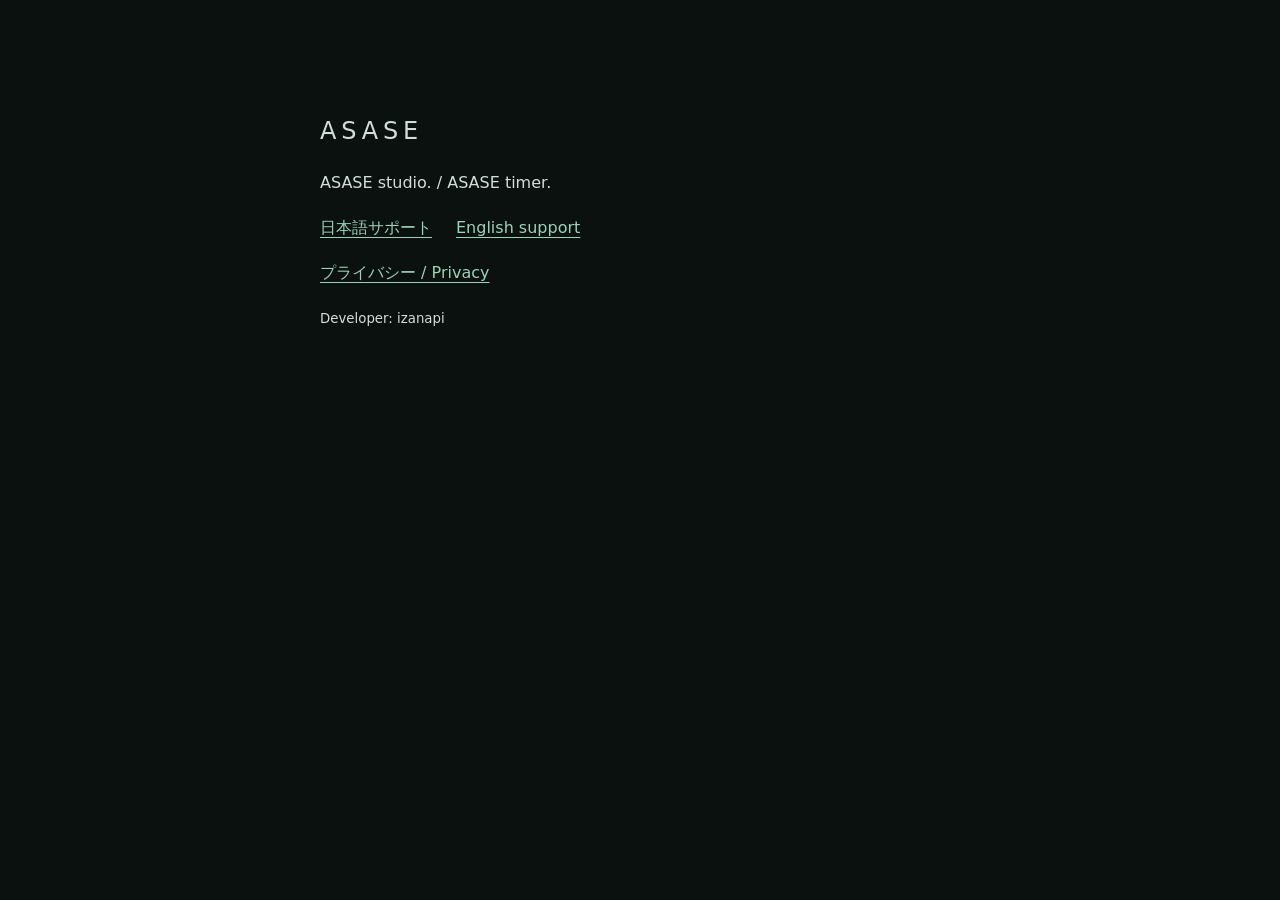
<file: index.html>
<!doctype html><html lang="en"><head><meta charset="utf-8"><meta name="viewport" content="width=device-width,initial-scale=1"><title>ASASE · izanapi</title><style>html{color-scheme:dark}body{background:#0b110f;color:#d3ddd7;font:16px/1.8 system-ui,sans-serif;max-width:640px;margin:70px auto;padding:24px}h1{font-size:24px;font-weight:500;letter-spacing:.2em}a{color:#9dd1b9;text-underline-offset:4px}nav{display:flex;gap:24px;flex-wrap:wrap}</style></head><body><h1>ASASE</h1><p>ASASE studio. / ASASE timer.</p><nav><a href="/ASASE-support/" lang="ja">日本語サポート</a><a href="/ASASE-support/en/">English support</a></nav><p><a href="/ASASE-support/privacy.html">プライバシー / Privacy</a></p><p><small>Developer: izanapi</small></p></body></html>
</file>
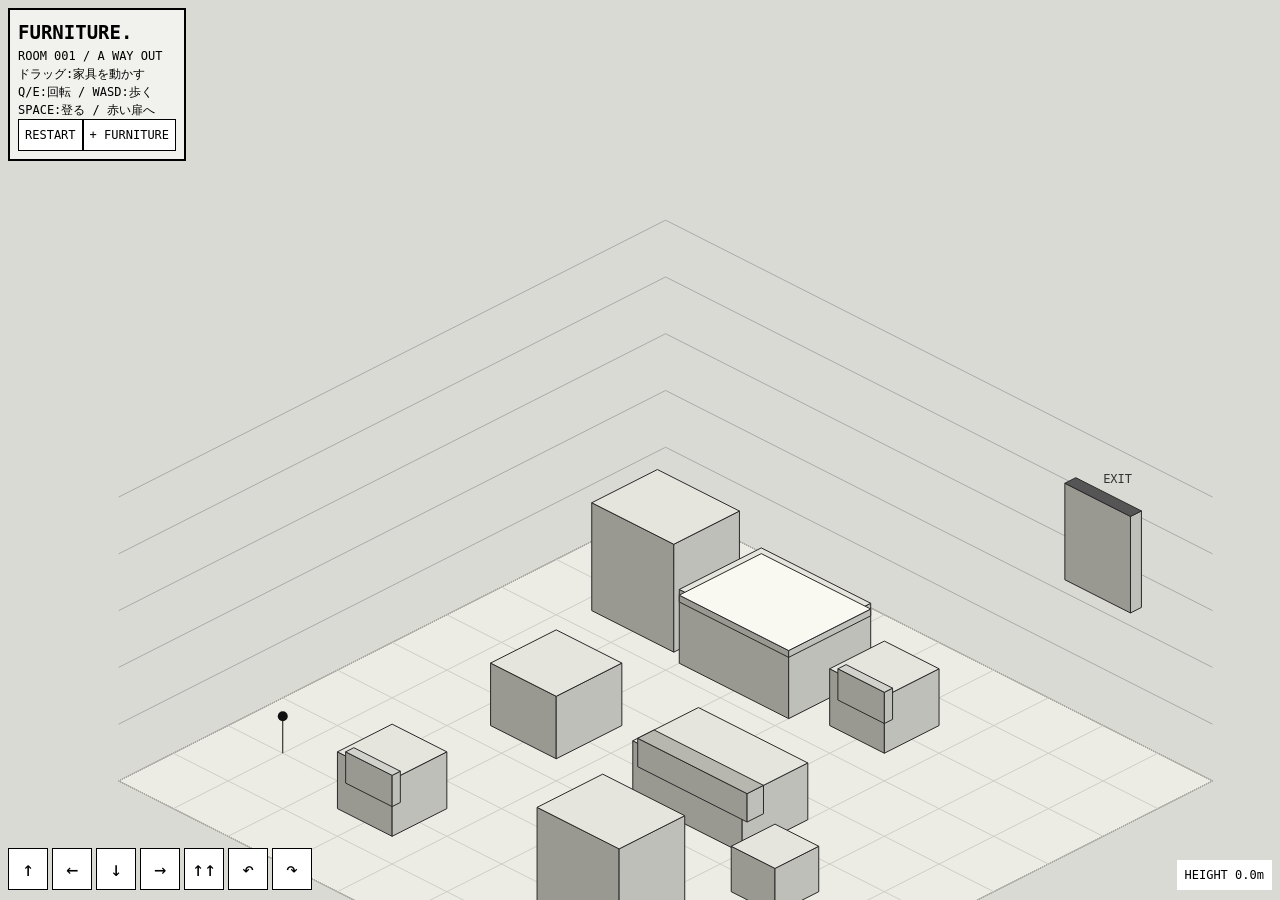
<file: furniture/index.html>
<!doctype html><html lang="ja"><meta charset="utf-8"><meta name="viewport" content="width=device-width,initial-scale=1,maximum-scale=1"><title>FURNITURE.</title><style>body{margin:0;background:#ddd;font:12px monospace}canvas{display:block;width:100vw;height:100dvh;touch-action:none}aside{position:absolute;top:8px;left:8px;background:#f4f4efeb;border:2px solid;padding:8px;line-height:1.5}button{background:#fff;border:1px solid;font:inherit;padding:6px}#pad{position:absolute;bottom:10px;left:8px;display:flex;gap:4px}#pad button{font-size:20px;min-width:40px;height:42px}#height{position:absolute;bottom:10px;right:8px;background:white;padding:8px}</style><canvas id="c"></canvas><aside><b style="font-size:19px">FURNITURE.</b><div>ROOM 001 / A WAY OUT</div><div>ドラッグ:家具を動かす<br>Q/E:回転 / WASD:歩く<br>SPACE:登る / 赤い扉へ</div><button onclick="location.reload()">RESTART</button><button onclick="add(1+Math.random()*8,1+Math.random()*8,items.length)">+ FURNITURE</button></aside><div id="pad"><button data-k="ArrowUp">↑</button><button data-k="ArrowLeft">←</button><button data-k="ArrowDown">↓</button><button data-k="ArrowRight">→</button><button data-k=" ">↑↑</button><button onclick="rot(-1)">↶</button><button onclick="rot(1)">↷</button></div><div id="height">HEIGHT <span id="h">0.0</span>m</div><script>
const c=document.querySelector('canvas'),g=c.getContext('2d'),K={};let W,H,S,ox,oy,items=[],picked=null,hero={x:1,y:8,z:0},done=false;function resize(){let d=devicePixelRatio||1;W=c.width=innerWidth*d;H=c.height=innerHeight*d;S=Math.min(W/18,H/13);ox=W*.52;oy=H*.56}onresize=resize;resize();const types=[['CHAIR',1,1,1],['TABLE',2,1.5,1.3],['CABINET',1.5,1.2,1.9],['BOX',1.2,1.2,1.1],['SOFA',2,1.2,1],['STOOL',.8,.8,.8]];function add(x,y,n){let t=types[n%6];items.push({x,y,z:0,w:t[1],d:t[2],h:t[3],name:t[0],a:0,v:0,u:0})}[[2,2,2],[4,2,1],[6,2,0],[3,5,3],[6,5,4],[8,6,5],[3,8,0],[7,8,2]].forEach(p=>add(...p));function P(x,y,z=0){return{x:ox+(x-y)*S*.79,y:oy+(x+y)*S*.4-z*S*.82}}function inv(x,y,z){let a=(x-ox)/(S*.79),b=(y-oy+z*S*.82)/(S*.4);return{x:(a+b)/2,y:(b-a)/2}}function poly(ps,fill){g.beginPath();g.moveTo(ps[0].x,ps[0].y);ps.slice(1).forEach(p=>g.lineTo(p.x,p.y));g.closePath();g.fillStyle=fill;g.fill();g.strokeStyle='#292929';g.lineWidth=devicePixelRatio;g.stroke()}function line(a,b,color='#aaa'){g.beginPath();g.moveTo(a.x,a.y);g.lineTo(b.x,b.y);g.strokeStyle=color;g.lineWidth=devicePixelRatio;g.stroke()}function box(x,y,z,w,d,h,color){let A=P(x-w/2,y-d/2,z),B=P(x+w/2,y-d/2,z),C=P(x+w/2,y+d/2,z),D=P(x-w/2,y+d/2,z),E=P(x-w/2,y-d/2,z+h),F=P(x+w/2,y-d/2,z+h),G=P(x+w/2,y+d/2,z+h),I=P(x-w/2,y+d/2,z+h);poly([D,C,G,I],'#999992');poly([B,C,G,F],'#bfbfb9');poly([E,F,G,I],color)}function dim(o){return{w:Math.abs(Math.cos(o.a))*o.w+Math.abs(Math.sin(o.a))*o.d,d:Math.abs(Math.sin(o.a))*o.w+Math.abs(Math.cos(o.a))*o.d}}function overlap(a,b){let A=dim(a),B=dim(b);return Math.max(0,(A.w+B.w)/2-Math.abs(a.x-b.x))*Math.max(0,(A.d+B.d)/2-Math.abs(a.y-b.y))}function floor(o){let z=0,s=null;for(let q of items)if(q!==o&&overlap(o,q)>.13&&q.z+q.h<=o.z+.35&&q.z+q.h>z){z=q.z+q.h;s=q}return{z,s}}function under(x,y){let z=0;for(let o of items){let b=dim(o);if(Math.abs(x-o.x)<b.w/2+.08&&Math.abs(y-o.y)<b.d/2+.08)z=Math.max(z,o.z+o.h)}return z}function update(dt){for(let o of items){if(o===picked)continue;let f=floor(o);if(o.z>f.z+.01){o.v-=11*dt;o.z+=o.v*dt;if(o.z<f.z){o.z=f.z;o.v=0}}else{o.z=f.z;o.v=0}if(f.s){let a=overlap(o,f.s)/(o.w*o.d);if(a<.42){o.u+=dt;if(o.u>.4){o.x+=(o.x-f.s.x||.2)*dt*.9;o.y+=(o.y-f.s.y||.2)*dt*.9}}else o.u=Math.max(0,o.u-dt)}else o.u=0;o.x=Math.max(.5,Math.min(9.5,o.x));o.y=Math.max(.5,Math.min(9.5,o.y))}let dx=(K.d||K.ArrowRight?1:0)-(K.a||K.ArrowLeft?1:0),dy=(K.s||K.ArrowDown?1:0)-(K.w||K.ArrowUp?1:0),l=Math.hypot(dx,dy)||1,nx=Math.max(.2,Math.min(9.8,hero.x+dx/l*2.5*dt)),ny=Math.max(.2,Math.min(9.8,hero.y+dy/l*2.5*dt)),z=under(nx,ny);if(z<=hero.z+(K[' ']?1.5:.5)){hero.x=nx;hero.y=ny;hero.z=z}else hero.z=Math.min(hero.z,under(hero.x,hero.y));document.getElementById('h').textContent=hero.z.toFixed(1);if(hero.z>3.1&&hero.x>8&&hero.y<3&&!done){done=true;alert('YOU HAVE LEFT THE ROOM.')}}function draw(){g.fillStyle='#dadad4';g.fillRect(0,0,W,H);poly([P(0,0),P(10,0),P(10,10),P(0,10)],'#ecece5');for(let i=0;i<=10;i++){line(P(i,0),P(i,10),'#cecec8');line(P(0,i),P(10,i),'#cecec8')}for(let z=1;z<=5;z++){line(P(0,0,z),P(10,0,z));line(P(0,0,z),P(0,10,z))}box(9,1,3.3,1.2,.2,1.7,'#555');let ex=P(9,1,5.25);g.font=`${12*devicePixelRatio}px monospace`;g.fillStyle='#333';g.fillText('EXIT',ex.x,ex.y);let all=[...items,{hero:true,...hero}].sort((a,b)=>(a.x+a.y+a.z*.1)-(b.x+b.y+b.z*.1));for(let o of all){if(o.hero){let foot=P(o.x,o.y,o.z),head=P(o.x,o.y,o.z+.65);line(head,foot,'#111');g.beginPath();g.arc(head.x,head.y,5*devicePixelRatio,0,Math.PI*2);g.fillStyle='#111';g.fill();continue}let d=dim(o);box(o.x,o.y,o.z,d.w,d.d,o.h,o===picked?'#fff':'#e5e5de');if(o.name==='CHAIR')box(o.x,o.y+d.d*.35,o.z+o.h*.45,d.w*.85,.15,o.h*.55,'#d2d2cc');if(o.name==='TABLE')box(o.x,o.y,o.z+o.h*.83,d.w,d.d,.12,'#f9f9f2');if(o.name==='SOFA')box(o.x,o.y+d.d*.3,o.z+o.h*.5,d.w,.3,o.h*.5,'#b7b7b0')}}let prev=performance.now();function frame(t){let dt=Math.min(.03,(t-prev)/1000);prev=t;update(dt);draw();requestAnimationFrame(frame)}requestAnimationFrame(frame);function point(e){return{x:e.clientX*devicePixelRatio,y:e.clientY*devicePixelRatio}}c.onpointerdown=e=>{let p=point(e),best=1e9;picked=null;for(let o of items){let q=P(o.x,o.y,o.z+o.h*.5),dist=Math.hypot(p.x-q.x,p.y-q.y);if(dist<S*1.2&&dist<best){best=dist;picked=o}}if(picked)c.setPointerCapture(e.pointerId)};c.onpointermove=e=>{if(!picked)return;let p=point(e),v=inv(p.x,p.y,picked.z+picked.h*.5);picked.x=Math.max(.6,Math.min(9.4,v.x));picked.y=Math.max(.6,Math.min(9.4,v.y));picked.u=0};c.onpointerup=()=>picked=null;c.onpointercancel=()=>picked=null;function rot(v){let o=picked||items.reduce((a,b)=>Math.hypot(a.x-hero.x,a.y-hero.y)<Math.hypot(b.x-hero.x,b.y-hero.y)?a:b);if(o&&Math.hypot(o.x-hero.x,o.y-hero.y)<3)o.a+=v*Math.PI/2}onkeydown=e=>{K[e.key]=true;if(e.key==='q')rot(-1);if(e.key==='e')rot(1);if([' ','ArrowUp','ArrowDown','ArrowLeft','ArrowRight'].includes(e.key))e.preventDefault()};onkeyup=e=>K[e.key]=false;document.querySelectorAll('[data-k]').forEach(b=>{let k=b.dataset.k;b.onpointerdown=e=>{e.preventDefault();K[k]=true;b.setPointerCapture(e.pointerId)};b.onpointerup=()=>K[k]=false;b.onpointercancel=()=>K[k]=false});</script></html>
</file>
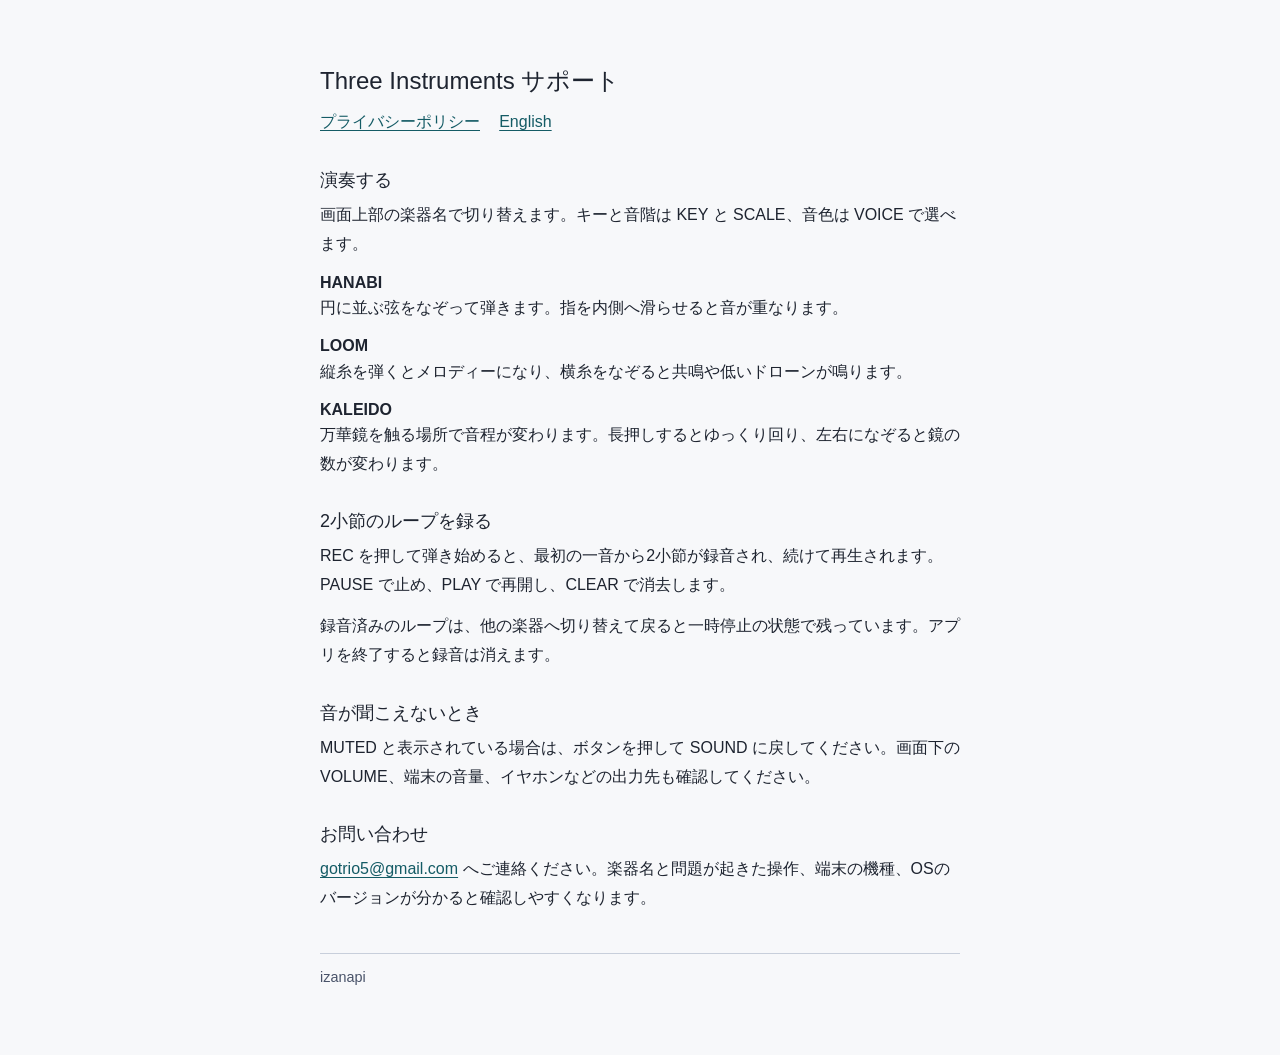
<file: tezawari-support/index.html>
<!doctype html>
<html lang="ja">
<head>
  <meta charset="utf-8">
  <meta name="viewport" content="width=device-width, initial-scale=1">
  <title>サポート – Three Instruments</title>
  <meta name="description" content="Three Instruments の演奏、2小節の録音、お問い合わせ。">
  <link rel="stylesheet" href="style.css">
</head>
<body>
  <main>
    <h1>Three Instruments サポート</h1>
    <nav aria-label="関連ページ">
      <a href="privacy.html">プライバシーポリシー</a>
      <a href="en/index.html" lang="en" hreflang="en">English</a>
    </nav>
    <section>
      <h2>演奏する</h2>
      <p>画面上部の楽器名で切り替えます。キーと音階は KEY と SCALE、音色は VOICE で選べます。</p>
      <dl>
        <dt>HANABI</dt>
        <dd>円に並ぶ弦をなぞって弾きます。指を内側へ滑らせると音が重なります。</dd>
        <dt>LOOM</dt>
        <dd>縦糸を弾くとメロディーになり、横糸をなぞると共鳴や低いドローンが鳴ります。</dd>
        <dt>KALEIDO</dt>
        <dd>万華鏡を触る場所で音程が変わります。長押しするとゆっくり回り、左右になぞると鏡の数が変わります。</dd>
      </dl>
    </section>
    <section>
      <h2>2小節のループを録る</h2>
      <p>REC を押して弾き始めると、最初の一音から2小節が録音され、続けて再生されます。PAUSE で止め、PLAY で再開し、CLEAR で消去します。</p>
      <p>録音済みのループは、他の楽器へ切り替えて戻ると一時停止の状態で残っています。アプリを終了すると録音は消えます。</p>
    </section>
    <section>
      <h2>音が聞こえないとき</h2>
      <p>MUTED と表示されている場合は、ボタンを押して SOUND に戻してください。画面下の VOLUME、端末の音量、イヤホンなどの出力先も確認してください。</p>
    </section>
    <section>
      <h2>お問い合わせ</h2>
      <p><a href="mailto:gotrio5@gmail.com?subject=Three%20Instruments">gotrio5@gmail.com</a> へご連絡ください。楽器名と問題が起きた操作、端末の機種、OSのバージョンが分かると確認しやすくなります。</p>
    </section>
  </main>
  <footer>izanapi</footer>
</body>
</html>
</file>
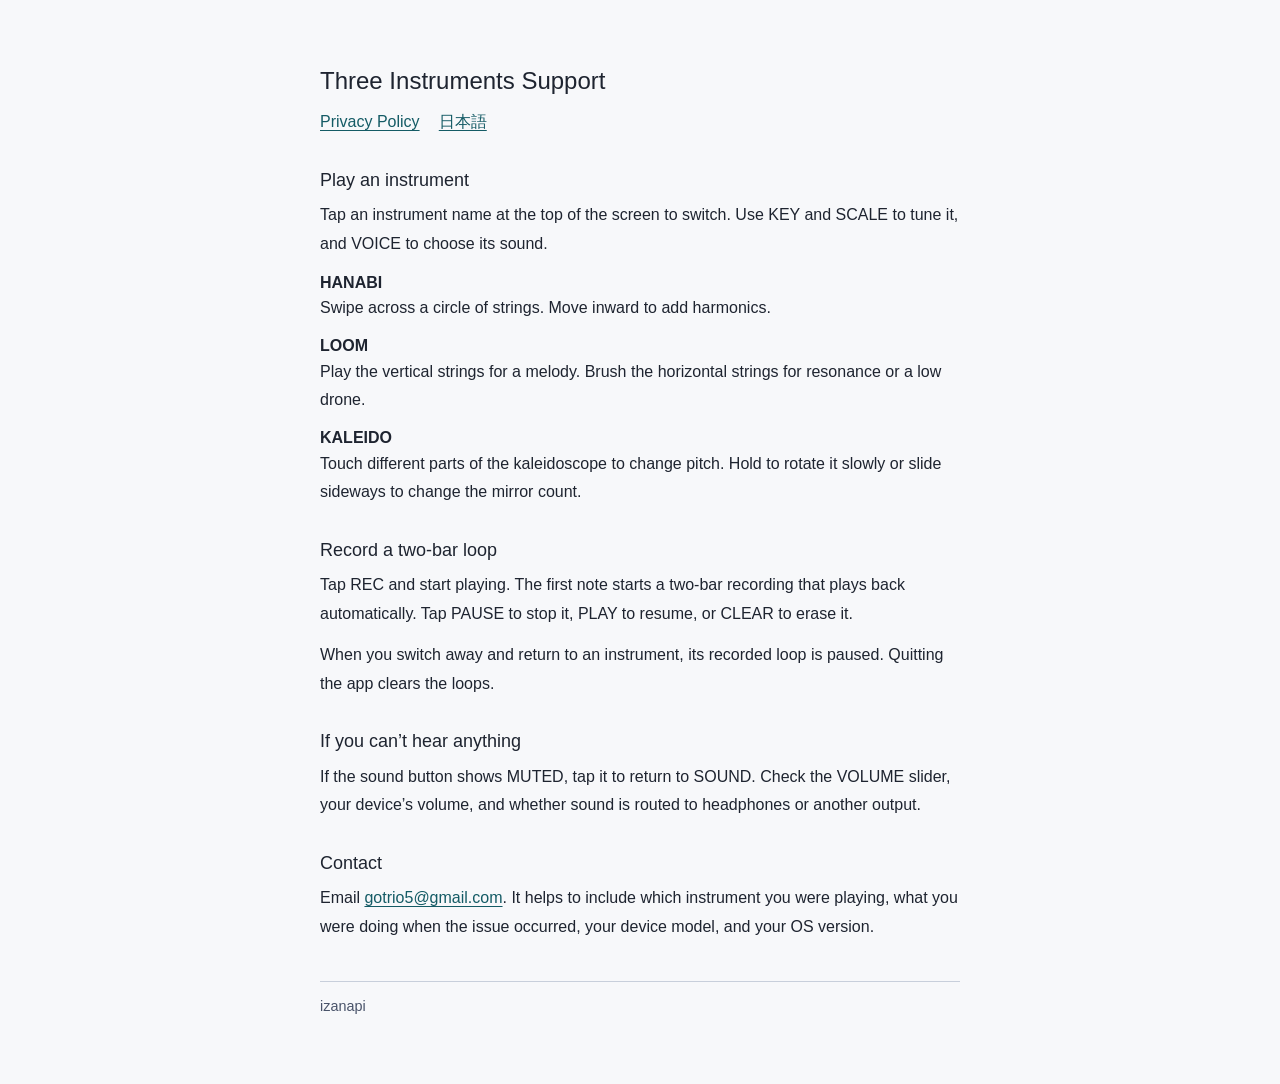
<file: tezawari-support/en/index.html>
<!doctype html>
<html lang="en">
<head>
  <meta charset="utf-8">
  <meta name="viewport" content="width=device-width, initial-scale=1">
  <title>Support – Three Instruments</title>
  <meta name="description" content="How to play Three Instruments, record a two-bar loop, and contact support.">
  <link rel="stylesheet" href="../style.css">
</head>
<body>
  <main>
    <h1>Three Instruments Support</h1>
    <nav aria-label="Related pages">
      <a href="privacy.html">Privacy Policy</a>
      <a href="../index.html" lang="ja" hreflang="ja">日本語</a>
    </nav>
    <section>
      <h2>Play an instrument</h2>
      <p>Tap an instrument name at the top of the screen to switch. Use KEY and SCALE to tune it, and VOICE to choose its sound.</p>
      <dl>
        <dt>HANABI</dt>
        <dd>Swipe across a circle of strings. Move inward to add harmonics.</dd>
        <dt>LOOM</dt>
        <dd>Play the vertical strings for a melody. Brush the horizontal strings for resonance or a low drone.</dd>
        <dt>KALEIDO</dt>
        <dd>Touch different parts of the kaleidoscope to change pitch. Hold to rotate it slowly or slide sideways to change the mirror count.</dd>
      </dl>
    </section>
    <section>
      <h2>Record a two-bar loop</h2>
      <p>Tap REC and start playing. The first note starts a two-bar recording that plays back automatically. Tap PAUSE to stop it, PLAY to resume, or CLEAR to erase it.</p>
      <p>When you switch away and return to an instrument, its recorded loop is paused. Quitting the app clears the loops.</p>
    </section>
    <section>
      <h2>If you can’t hear anything</h2>
      <p>If the sound button shows MUTED, tap it to return to SOUND. Check the VOLUME slider, your device’s volume, and whether sound is routed to headphones or another output.</p>
    </section>
    <section>
      <h2>Contact</h2>
      <p>Email <a href="mailto:gotrio5@gmail.com?subject=Three%20Instruments">gotrio5@gmail.com</a>. It helps to include which instrument you were playing, what you were doing when the issue occurred, your device model, and your OS version.</p>
    </section>
  </main>
  <footer>izanapi</footer>
</body>
</html>
</file>
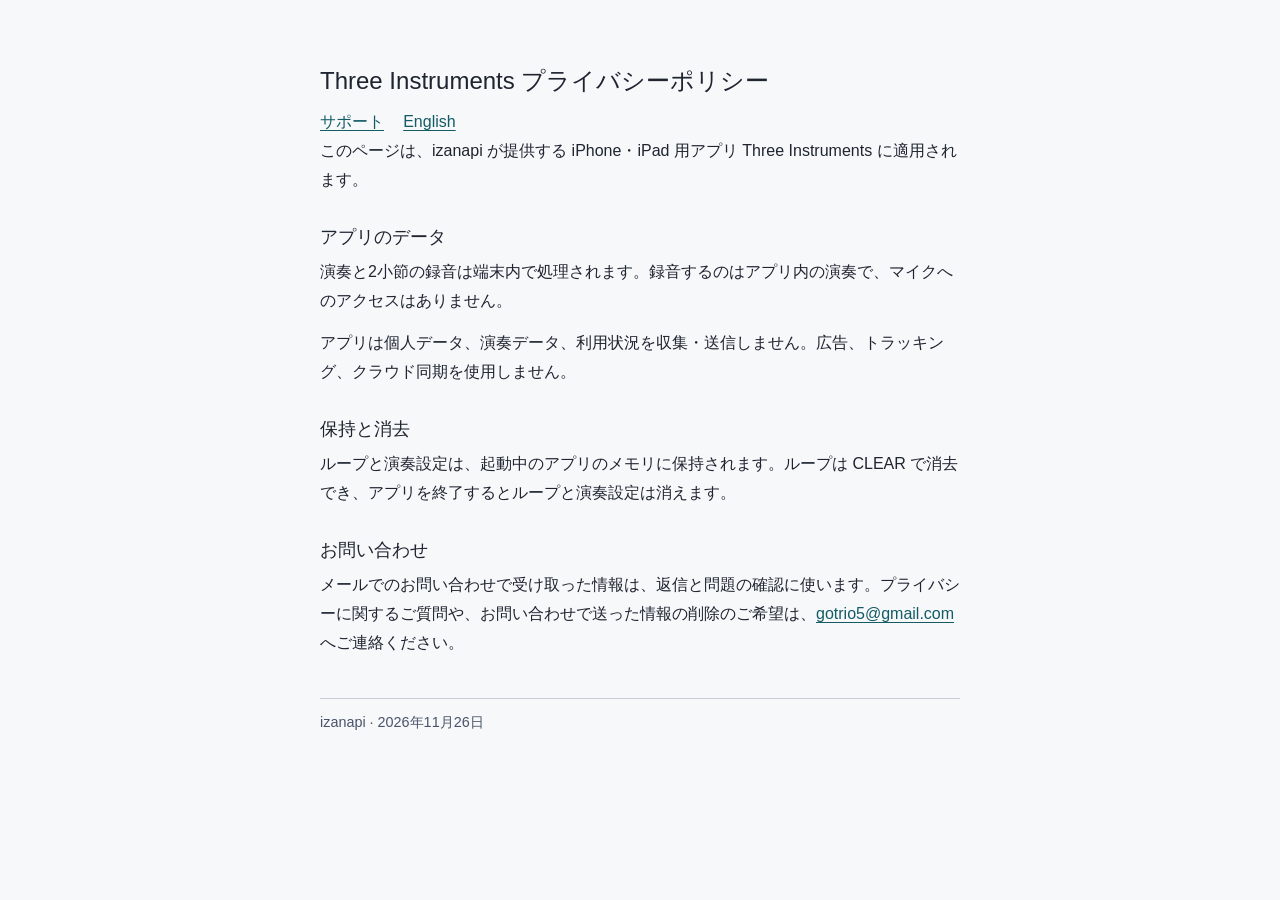
<file: tezawari-support/privacy.html>
<!doctype html>
<html lang="ja">
<head>
  <meta charset="utf-8">
  <meta name="viewport" content="width=device-width, initial-scale=1">
  <title>プライバシーポリシー – Three Instruments</title>
  <meta name="description" content="Three Instruments iPhone・iPad版のプライバシーポリシー。">
  <link rel="stylesheet" href="style.css">
</head>
<body>
  <main>
    <h1>Three Instruments プライバシーポリシー</h1>
    <nav aria-label="関連ページ">
      <a href="index.html">サポート</a>
      <a href="en/privacy.html" lang="en" hreflang="en">English</a>
    </nav>
    <p>このページは、izanapi が提供する iPhone・iPad 用アプリ Three Instruments に適用されます。</p>
    <section>
      <h2>アプリのデータ</h2>
      <p>演奏と2小節の録音は端末内で処理されます。録音するのはアプリ内の演奏で、マイクへのアクセスはありません。</p>
      <p>アプリは個人データ、演奏データ、利用状況を収集・送信しません。広告、トラッキング、クラウド同期を使用しません。</p>
    </section>
    <section>
      <h2>保持と消去</h2>
      <p>ループと演奏設定は、起動中のアプリのメモリに保持されます。ループは CLEAR で消去でき、アプリを終了するとループと演奏設定は消えます。</p>
    </section>
    <section>
      <h2>お問い合わせ</h2>
      <p>メールでのお問い合わせで受け取った情報は、返信と問題の確認に使います。プライバシーに関するご質問や、お問い合わせで送った情報の削除のご希望は、<a href="mailto:gotrio5@gmail.com?subject=Three%20Instruments%20Privacy">gotrio5@gmail.com</a> へご連絡ください。</p>
    </section>
  </main>
  <footer>izanapi · <time datetime="2026-11-26">2026年11月26日</time></footer>
</body>
</html>
</file>
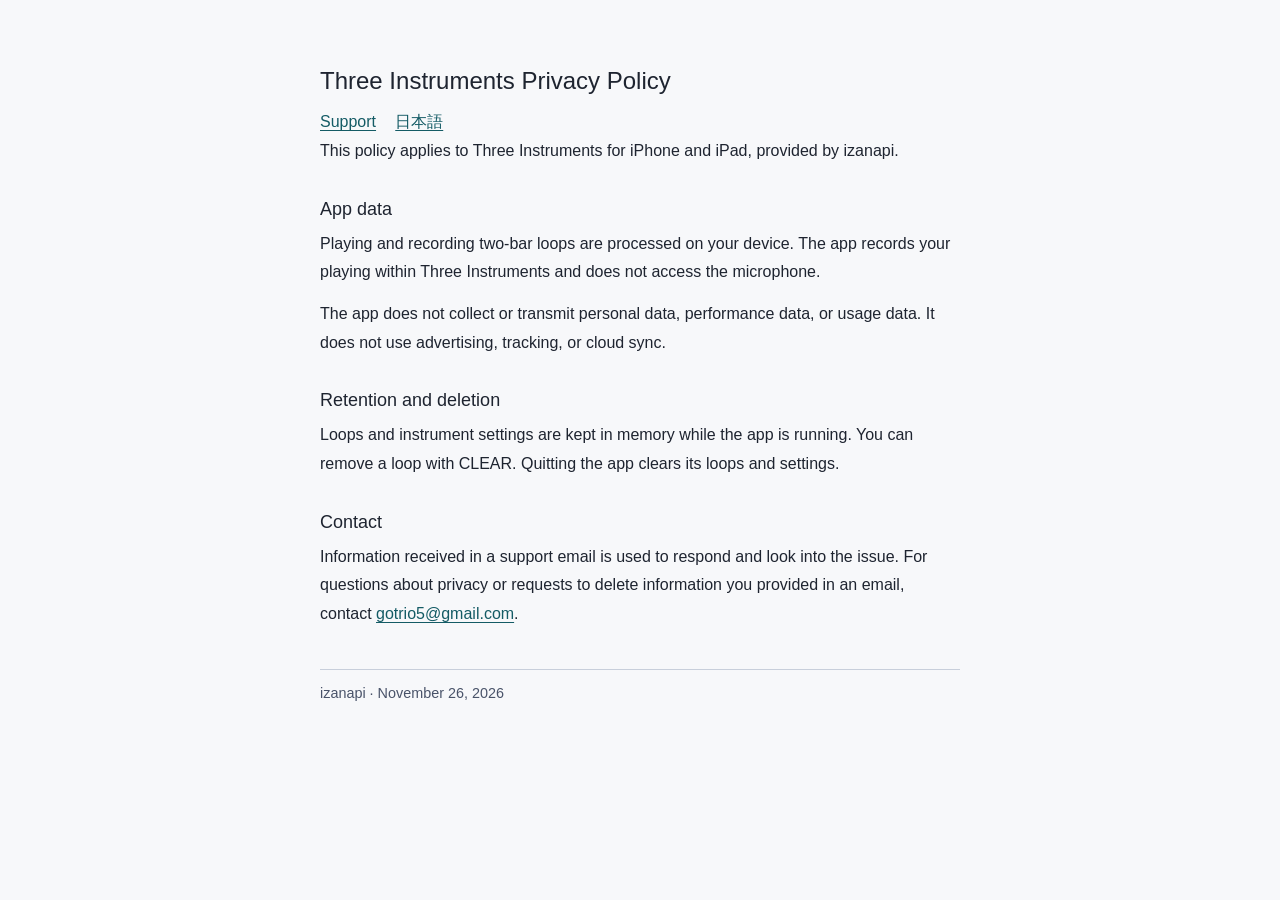
<file: tezawari-support/en/privacy.html>
<!doctype html>
<html lang="en">
<head>
  <meta charset="utf-8">
  <meta name="viewport" content="width=device-width, initial-scale=1">
  <title>Privacy Policy – Three Instruments</title>
  <meta name="description" content="Privacy policy for Three Instruments on iPhone and iPad.">
  <link rel="stylesheet" href="../style.css">
</head>
<body>
  <main>
    <h1>Three Instruments Privacy Policy</h1>
    <nav aria-label="Related pages">
      <a href="index.html">Support</a>
      <a href="../privacy.html" lang="ja" hreflang="ja">日本語</a>
    </nav>
    <p>This policy applies to Three Instruments for iPhone and iPad, provided by izanapi.</p>
    <section>
      <h2>App data</h2>
      <p>Playing and recording two-bar loops are processed on your device. The app records your playing within Three Instruments and does not access the microphone.</p>
      <p>The app does not collect or transmit personal data, performance data, or usage data. It does not use advertising, tracking, or cloud sync.</p>
    </section>
    <section>
      <h2>Retention and deletion</h2>
      <p>Loops and instrument settings are kept in memory while the app is running. You can remove a loop with CLEAR. Quitting the app clears its loops and settings.</p>
    </section>
    <section>
      <h2>Contact</h2>
      <p>Information received in a support email is used to respond and look into the issue. For questions about privacy or requests to delete information you provided in an email, contact <a href="mailto:gotrio5@gmail.com?subject=Three%20Instruments%20Privacy">gotrio5@gmail.com</a>.</p>
    </section>
  </main>
  <footer>izanapi · <time datetime="2026-11-26">November 26, 2026</time></footer>
</body>
</html>
</file>
<file: tezawari-support/style.css>
:root {
  color-scheme: light dark;
  --paper: #f7f8fa;
  --ink: #1e2430;
  --muted: #495369;
  --line: #c8cfdb;
  --link: #145b65;
  font: 100%/1.8 -apple-system, BlinkMacSystemFont, "Segoe UI", sans-serif;
}

@media (prefers-color-scheme: dark) {
  :root {
    --paper: #090b18;
    --ink: #e9edf7;
    --muted: #acb7cf;
    --line: #303951;
    --link: #76ffed;
  }
}

body {
  max-width: 40rem;
  margin: clamp(1.75rem, 7vw, 4rem) auto;
  padding: 0 1.25rem;
  color: var(--ink);
  background: var(--paper);
  overflow-wrap: anywhere;
}

h1, h2, dt { line-height: 1.45; }
h1 { margin: 0 0 0.6rem; font-size: 1.5rem; font-weight: 500; }
h2 { margin: 0 0 0.5rem; font-size: 1.125rem; font-weight: 500; }
p, dl { margin: 0 0 0.8rem; }
dt { margin-top: 0.7rem; font-weight: 600; }
dd { margin: 0; }
section { margin-top: 1.85rem; }
nav { display: flex; flex-wrap: wrap; gap: 0.3rem 1.2rem; }
a { color: var(--link); text-underline-offset: 0.2em; }
a:focus-visible { outline: 2px solid currentColor; outline-offset: 3px; }
footer {
  margin-top: 2.5rem;
  padding-top: 0.7rem;
  border-top: 1px solid var(--line);
  color: var(--muted);
  font-size: 0.9rem;
}
</file>
